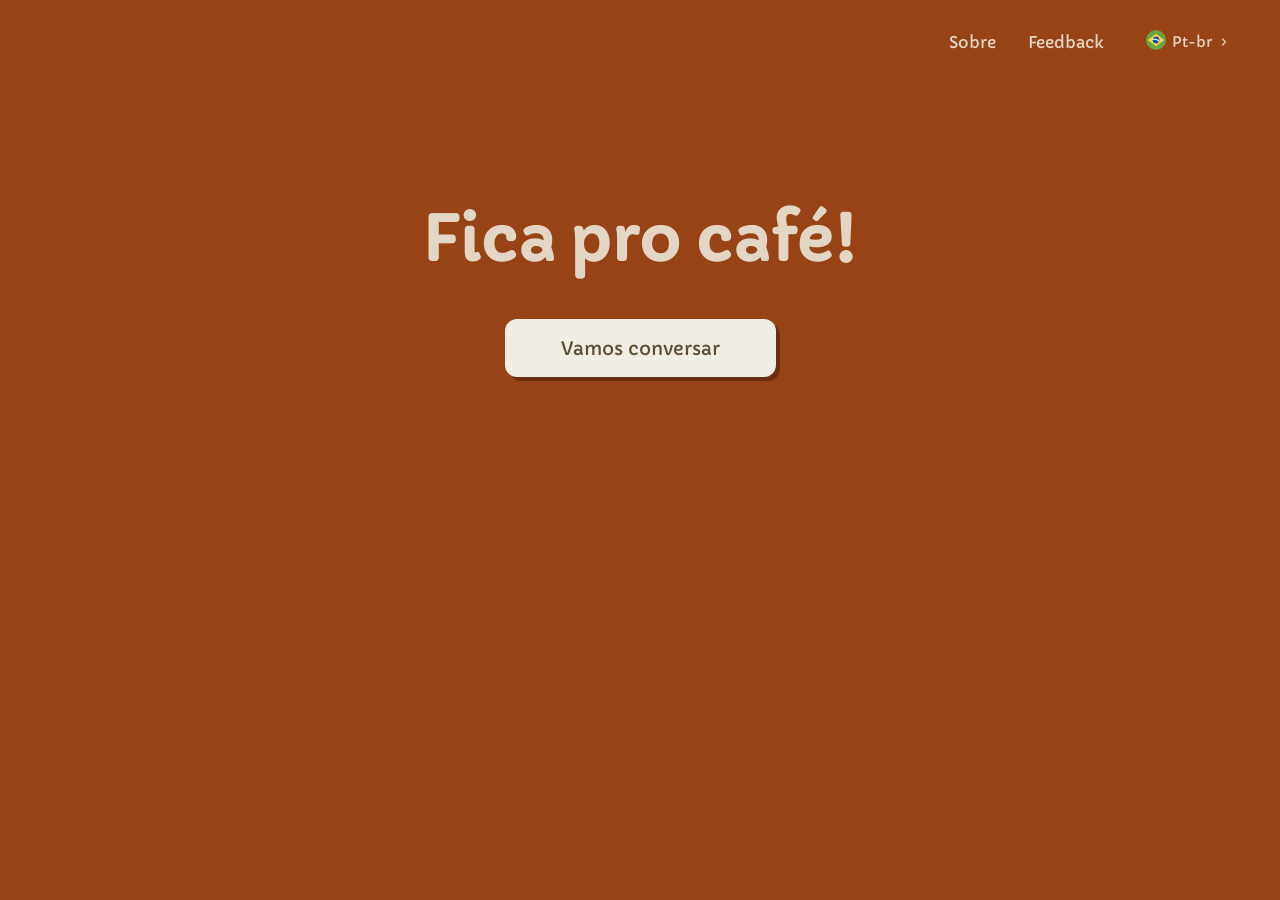
<file: index.html>
<!doctype html>
<html lang="pt-BR">
<head>
  <meta charset="utf-8"/>
  <meta name="viewport" content="width=device-width, initial-scale=1"/>
  <meta name="theme-color" content="#974315"/>
  <title>Fica pro café!</title>

  <link rel="manifest" href="./manifest.webmanifest"/>
  <link rel="icon" href="./assets/icons/favicon.svg?v=2" type="image/svg+xml"/>
  <link rel="shortcut icon" href="./assets/icons/favicon.svg?v=2" type="image/svg+xml"/>
  <link rel="apple-touch-icon" href="./assets/icons/icon-192.png"/>
  <meta name="apple-mobile-web-app-capable" content="yes"/>
  <meta name="apple-mobile-web-app-status-bar-style" content="default"/>
  <meta name="apple-mobile-web-app-title" content="Fica pro Café"/>

  <link rel="stylesheet" href="./styles/01-base.css"/>
  <link rel="stylesheet" href="./styles/02-layout.css"/>
  <link rel="stylesheet" href="./styles/03-components.css"/>
  <link rel="stylesheet" href="./styles/04-mobile.css"/>
  <script src="./js/boot.js"></script>
</head>
<body class="is-app">
  <div id="landing" class="landing">
    <nav class="landing-nav">
      <a href="./about.html" data-i18n="about">Sobre</a>
      <a id="landingFeedback" href="#" target="_blank" rel="noopener">Feedback</a>
      <div class="language-picker js-language-picker" data-trigger-class="li4-btn li4-btn--subtle" data-context="landing">
        <form class="language-picker__form"><label for="langSelectLanding">Idioma</label><select id="langSelectLanding" name="langSelectLanding"><option lang="pt" value="pt" selected>Pt-br</option><option lang="en" value="en">Eng</option><!-- <option lang="jp" value="jp">Jpn</option> --></select></form>
      </div>
    </nav>
    <h1 class="landing-title">Fica pro café!</h1>
    <button id="startBtn" class="landing-cta" data-i18n="startBtn">Vamos conversar</button>
    <nav class="landing-footer-nav mobile-only">
      <a id="landingFeedbackMobile" href="#" target="_blank" rel="noopener" data-i18n="feedback">Feedback</a>
      <a href="./about.html" data-i18n="about">Sobre</a>
    </nav>
  </div>

  <header class="app-header">
    <div class="header-left">
      <button id="sairBtn" class="sair-btn desktop-only"><svg xmlns="http://www.w3.org/2000/svg" viewBox="0 0 24 24" fill="none" stroke="currentColor" stroke-width="2.5" stroke-linecap="round" stroke-linejoin="round"><path d="M19 12H5"/><polyline points="12 19 5 12 12 5"/></svg><span data-i18n="sair">Sair</span></button>
      <button id="configBtnMobile" class="config-btn-mobile mobile-only" aria-label="Configurações" type="button"><svg xmlns="http://www.w3.org/2000/svg" viewBox="0 0 24 24" fill="none" stroke="currentColor" stroke-width="2" stroke-linecap="round" stroke-linejoin="round"><circle cx="12" cy="12" r="3"/><path d="M19.4 15a1.65 1.65 0 0 0 .33 1.82l.06.06a2 2 0 0 1 0 2.83 2 2 0 0 1-2.83 0l-.06-.06a1.65 1.65 0 0 0-1.82-.33 1.65 1.65 0 0 0-1 1.51V21a2 2 0 0 1-2 2 2 2 0 0 1-2-2v-.09A1.65 1.65 0 0 0 9 19.4a1.65 1.65 0 0 0-1.82.33l-.06.06a2 2 0 0 1-2.83 0 2 2 0 0 1 0-2.83l.06-.06a1.65 1.65 0 0 0 .33-1.82 1.65 1.65 0 0 0-1.51-1H3a2 2 0 0 1-2-2 2 2 0 0 1 2-2h.09A1.65 1.65 0 0 0 4.6 9a1.65 1.65 0 0 0-.33-1.82l-.06-.06a2 2 0 0 1 0-2.83 2 2 0 0 1 2.83 0l.06.06a1.65 1.65 0 0 0 1.82.33H9a1.65 1.65 0 0 0 1-1.51V3a2 2 0 0 1 2-2 2 2 0 0 1 2 2v.09a1.65 1.65 0 0 0 1 1.51 1.65 1.65 0 0 0 1.82-.33l.06-.06a2 2 0 0 1 2.83 0 2 2 0 0 1 0 2.83l-.06.06a1.65 1.65 0 0 0-.33 1.82V9a1.65 1.65 0 0 0 1.51 1H21a2 2 0 0 1 2 2 2 2 0 0 1-2 2h-.09a1.65 1.65 0 0 0-1.51 1z"/></svg></button>
    </div>
    <div class="header-right">
      <button id="configBtn" class="action-btn desktop-only"><span data-i18n="config">Configurações</span><svg class="navIcon" xmlns="http://www.w3.org/2000/svg" viewBox="0 0 24 24" fill="none" stroke="currentColor" stroke-width="2.5" stroke-linecap="round" stroke-linejoin="round"><polyline points="9 18 15 12 9 6"/></svg></button>
      <button id="aboutBtn" class="action-btn desktop-only"><span data-i18n="about">Sobre</span><svg class="navIcon" xmlns="http://www.w3.org/2000/svg" viewBox="0 0 24 24" fill="none" stroke="currentColor" stroke-width="2.5" stroke-linecap="round" stroke-linejoin="round"><polyline points="9 18 15 12 9 6"/></svg></button>
      <a id="feedbackLink" class="action-btn desktop-only" href="#" target="_blank" rel="noopener" data-i18n="feedback">Feedback</a>
      <div class="language-picker js-language-picker" data-trigger-class="li4-btn li4-btn--subtle">
        <form class="language-picker__form"><label for="langSelect">Idioma</label><select id="langSelect" name="langSelect"><option lang="pt" value="pt" selected>Pt-br</option><option lang="en" value="en">Eng</option><!-- <option lang="jp" value="jp">Jpn</option> --></select></form>
      </div>
    </div>
  </header>

  <main class="app-main">
    <div class="stage">
      <div id="catTriggerWrap" class="cat-trigger-wrap">
        <span class="cat-label" data-i18n="categoriaLabel">Categoria</span>
        <button id="catTrigger" class="cat-trigger">
          <span id="catName">Todas</span>
          <svg class="cat-chevron" xmlns="http://www.w3.org/2000/svg" viewBox="0 0 24 24" fill="none" stroke="currentColor" stroke-width="2.5" stroke-linecap="round" stroke-linejoin="round"><polyline points="9 18 15 12 9 6"/></svg>
        </button>
      </div>

      <article id="card" class="card" role="article" aria-live="polite">
        <button id="copyBtn" class="copy-btn desktop-only" title="Copiar pergunta">
          <svg class="copy-icon" xmlns="http://www.w3.org/2000/svg" viewBox="0 0 24 24" fill="none" stroke="currentColor" stroke-width="2" stroke-linecap="round" stroke-linejoin="round"><rect x="9" y="9" width="13" height="13" rx="2" ry="2"/><path d="M5 15H4a2 2 0 0 1-2-2V4a2 2 0 0 1 2-2h9a2 2 0 0 1 2 2v1"/></svg>
          <span class="copy-label" data-i18n="copied">Copiado!</span>
        </button>
        <button id="shareBtn" class="share-btn mobile-only" title="Compartilhar pergunta" type="button">
          <svg xmlns="http://www.w3.org/2000/svg" viewBox="0 0 24 24" fill="none" stroke="currentColor" stroke-width="2" stroke-linecap="round" stroke-linejoin="round"><line x1="22" y1="2" x2="11" y2="13"/><polygon points="22 2 15 22 11 13 2 9 22 2"/></svg>
        </button>
        <div class="card-number"><span id="questionPill" class="q-pill"></span></div>
        <div id="questionText" class="question">Bora lá?</div>
      </article>

      <div id="catOverlay" class="cat-overlay">
        <div id="catOverlayList" class="cat-overlay__list"></div>
      </div>

      <button id="nextBtn" class="next-btn">
        <span class="next-label mobile-only" data-i18n="nextLabel">Próximo</span>
        <svg xmlns="http://www.w3.org/2000/svg" viewBox="0 0 24 24" fill="none" stroke="currentColor" stroke-width="2.5" stroke-linecap="round" stroke-linejoin="round"><polyline points="9 18 15 12 9 6"/></svg>
      </button>
    </div>

    <p class="drag-hint mobile-only" data-i18n="dragTip">Arraste o cartão para o lado para ver outra pergunta</p>
    <div id="dragBubble" class="drag-bubble mobile-only" aria-hidden="true" data-i18n="dragTipFirst">Psiu! Arraste o cartão para trocar de pergunta 👉</div>
  </main>

  <footer class="app-footer"><p data-i18n="footer">Salve também como web app</p></footer>

  <aside id="configPanel" class="panel" aria-hidden="true">
    <header class="panel-header">
      <button id="backConfigPanel" class="panel-back-mobile mobile-only" type="button"><svg xmlns="http://www.w3.org/2000/svg" viewBox="0 0 24 24" fill="none" stroke="currentColor" stroke-width="2" stroke-linecap="round" stroke-linejoin="round"><polyline points="15 18 9 12 15 6"/></svg><span data-i18n="retornar">Retornar</span></button>
      <button id="closeConfigPanel" class="desktop-only" aria-label="Fechar"><svg xmlns="http://www.w3.org/2000/svg" viewBox="0 0 24 24" fill="none" stroke="currentColor" stroke-width="2.5" stroke-linecap="round" stroke-linejoin="round"><line x1="18" y1="6" x2="6" y2="18"/><line x1="6" y1="6" x2="18" y2="18"/></svg></button>
      <h2 class="desktop-only" data-i18n="config">Configurações</h2>
    </header>
    <details class="panel-section is-collapsible">
      <summary class="panel-section-header"><h3 data-i18n="theme">Tema</h3><span id="currentThemeName">Casinha</span><svg class="collapse-chevron" xmlns="http://www.w3.org/2000/svg" viewBox="0 0 24 24" fill="none" stroke="currentColor" stroke-width="2.5" stroke-linecap="round" stroke-linejoin="round"><polyline points="9 18 15 12 9 6"/></svg></summary>
      <div class="panel-section-body"><div id="themeList"></div></div>
    </details>
    <details class="panel-section is-collapsible">
      <summary class="panel-section-header"><h3 data-i18n="fontSize">Tamanho da fonte</h3><span id="currentFontSize">Médio</span><svg class="collapse-chevron" xmlns="http://www.w3.org/2000/svg" viewBox="0 0 24 24" fill="none" stroke="currentColor" stroke-width="2.5" stroke-linecap="round" stroke-linejoin="round"><polyline points="9 18 15 12 9 6"/></svg></summary>
      <div class="panel-section-body"><div id="fontSizeList"></div></div>
    </details>
    <details class="panel-section is-collapsible mobile-only">
      <summary class="panel-section-header"><h3 data-i18n="language">Idioma</h3><span id="currentLanguageName" class="current-language"><span class="language-picker__flag language-picker__flag--pt"></span>Pt-br</span><svg class="collapse-chevron" xmlns="http://www.w3.org/2000/svg" viewBox="0 0 24 24" fill="none" stroke="currentColor" stroke-width="2.5" stroke-linecap="round" stroke-linejoin="round"><polyline points="9 18 15 12 9 6"/></svg></summary>
      <div class="panel-section-body"><div id="languageList"></div></div>
    </details>
    <div class="panel-mobile-actions mobile-only">
      <button id="sairBtnMobile" class="panel-mobile-link"><span data-i18n="sair">Sair</span></button>
      <button id="aboutBtnMobile" class="panel-mobile-link"><span data-i18n="about">Sobre</span></button>
      <a id="feedbackLinkMobile" class="panel-mobile-link" href="#" target="_blank" rel="noopener" data-i18n="feedback">Feedback</a>
    </div>
  </aside>

  <aside id="aboutPanel" class="panel" aria-hidden="true">
    <header class="panel-header">
      <button id="backAboutPanel" class="panel-back-mobile mobile-only" type="button"><svg xmlns="http://www.w3.org/2000/svg" viewBox="0 0 24 24" fill="none" stroke="currentColor" stroke-width="2" stroke-linecap="round" stroke-linejoin="round"><polyline points="15 18 9 12 15 6"/></svg><span data-i18n="retornar">Retornar</span></button>
      <button id="closeAboutPanel" class="desktop-only" aria-label="Fechar"><svg xmlns="http://www.w3.org/2000/svg" viewBox="0 0 24 24" fill="none" stroke="currentColor" stroke-width="2.5" stroke-linecap="round" stroke-linejoin="round"><line x1="18" y1="6" x2="6" y2="18"/><line x1="6" y1="6" x2="18" y2="18"/></svg></button>
      <h2 class="desktop-only" data-i18n="about">Sobre</h2>
    </header>
    <div class="panel-section">
      <ul class="meta">
        <li><strong data-i18n="appName">Nome do app</strong><span>Fica pro Café</span></li>
        <li><strong data-i18n="version">Versão</strong><a href="./about.html#atualizacoes"><span id="appVersionLabel">v1.0.0</span> <svg xmlns="http://www.w3.org/2000/svg" viewBox="0 0 24 24" fill="none" stroke="currentColor" stroke-width="2" stroke-linecap="round" stroke-linejoin="round"><path d="M18 13v6a2 2 0 0 1-2 2H5a2 2 0 0 1-2-2V8a2 2 0 0 1 2-2h6"/><polyline points="15 3 21 3 21 9"/><line x1="10" y1="14" x2="21" y2="3"/></svg></a></li>
        <li><strong data-i18n="licence">Licença</strong><a href="./about.html#licenca">MIT <svg xmlns="http://www.w3.org/2000/svg" viewBox="0 0 24 24" fill="none" stroke="currentColor" stroke-width="2" stroke-linecap="round" stroke-linejoin="round"><path d="M18 13v6a2 2 0 0 1-2 2H5a2 2 0 0 1-2-2V8a2 2 0 0 1 2-2h6"/><polyline points="15 3 21 3 21 9"/><line x1="10" y1="14" x2="21" y2="3"/></svg></a></li>
        <li><strong data-i18n="more">Mais sobre</strong><a href="./about.html#sobre">Sobre <svg xmlns="http://www.w3.org/2000/svg" viewBox="0 0 24 24" fill="none" stroke="currentColor" stroke-width="2" stroke-linecap="round" stroke-linejoin="round"><path d="M18 13v6a2 2 0 0 1-2 2H5a2 2 0 0 1-2-2V8a2 2 0 0 1 2-2h6"/><polyline points="15 3 21 3 21 9"/><line x1="10" y1="14" x2="21" y2="3"/></svg></a></li>
        <li><strong data-i18n="credits">Créditos</strong><span>Daniela Miura Tamiya</span></li>
      </ul>
    </div>
    <div class="panel-mobile-actions mobile-only">
      <a id="feedbackLinkAboutMobile" class="panel-mobile-link" href="#" target="_blank" rel="noopener" data-i18n="feedback">Feedback</a>
    </div>
  </aside>

  <script type="module" src="./js/app.js"></script>
  
  <script src="./js/ui-mobile.js" defer></script>
</body>
</html>
</file>
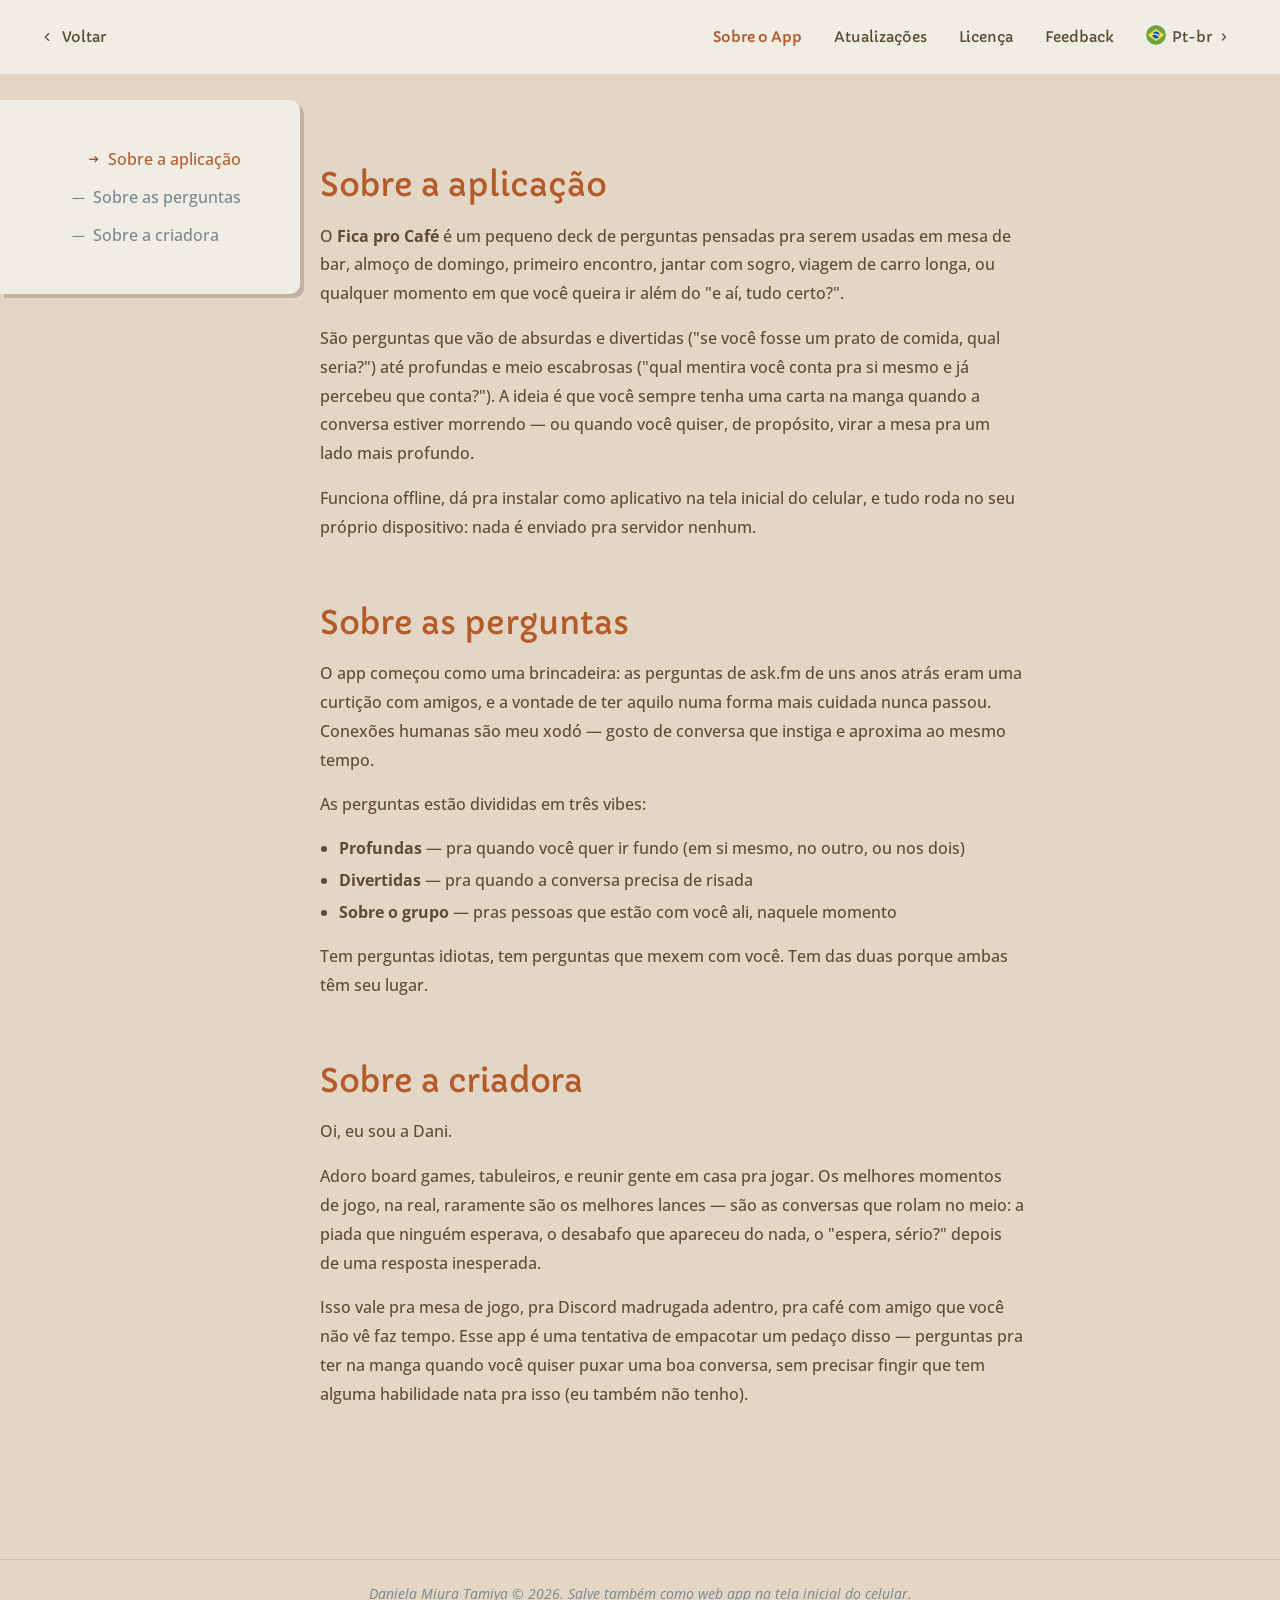
<file: about.html>
<!doctype html>
<html lang="pt-BR">
<head>
  <meta charset="utf-8"/><meta name="viewport" content="width=device-width,initial-scale=1"/>
  <meta name="theme-color" content="#974315"/>
  <title>Sobre — Fica pro café!</title>

  <link rel="manifest" href="./manifest.webmanifest"/>
  <link rel="icon" href="./assets/icons/favicon.svg?v=2" type="image/svg+xml"/>
  <link rel="shortcut icon" href="./assets/icons/favicon.svg?v=2" type="image/svg+xml"/>
  <link rel="apple-touch-icon" href="./assets/icons/icon-192.png"/>
  <meta name="apple-mobile-web-app-capable" content="yes"/>
  <meta name="apple-mobile-web-app-status-bar-style" content="default"/>
  <meta name="apple-mobile-web-app-title" content="Fica pro Café"/>

  <link rel="stylesheet" href="./styles/01-base.css"/>
  <link rel="stylesheet" href="./styles/02-layout.css"/>
  <link rel="stylesheet" href="./styles/03-components.css"/>
  <link rel="stylesheet" href="./styles/04-mobile.css"/>

  <script src="./js/boot.js"></script>
</head>
<body>
    <header class="app-header">
    <button class="header-left" id="backBtn" type="button"><svg xmlns="http://www.w3.org/2000/svg" viewBox="0 0 24 24" fill="none" stroke="currentColor" stroke-width="2" stroke-linecap="round" stroke-linejoin="round"><polyline points="15 18 9 12 15 6"/></svg><span id="backLabel">Voltar</span></button>
    <div class="header-right">
      <a class="action-btn active" href="#sobre" data-tab="sobre" id="tabSobre">Sobre o App</a>
      <a class="action-btn" href="#atualizacoes" data-tab="atualizacoes" id="tabAtualizacoes">Atualizações</a>
      <a class="action-btn" href="#licenca" data-tab="licenca" id="tabLicenca">Licença</a>
      <a class="action-btn" href="#feedback-tab" data-tab="feedback-tab" id="tabFeedback">Feedback</a>
      <div class="language-picker js-language-picker" data-trigger-class="li4-btn li4-btn--subtle"><form class="language-picker__form"><label for="langSelectAbout">Idioma</label><select id="langSelectAbout"><option value="pt" selected>Pt-br</option><option value="en">Eng</option><!-- <option value="jp">Jpn</option> --></select></form></div>
      <button id="hamburgerBtn" class="hamburger-btn mobile-only" aria-label="Menu" type="button"><svg xmlns="http://www.w3.org/2000/svg" viewBox="0 0 24 24" fill="none" stroke="currentColor" stroke-width="2.5" stroke-linecap="round" stroke-linejoin="round"><line x1="3" y1="6" x2="21" y2="6"/><line x1="3" y1="12" x2="21" y2="12"/><line x1="3" y1="18" x2="21" y2="18"/></svg></button>
    </div>
  </header>

  <div id="mobileMenu" class="mobile-menu" aria-hidden="true">
    <div class="mobile-menu-header">
      <button class="header-left" id="mobileMenuBack" type="button"><svg xmlns="http://www.w3.org/2000/svg" viewBox="0 0 24 24" fill="none" stroke="currentColor" stroke-width="2" stroke-linecap="round" stroke-linejoin="round"><polyline points="15 18 9 12 15 6"/></svg><span data-mm="back">Voltar</span></button>
      <button id="mobileMenuClose" class="mobile-menu-close" aria-label="Fechar" type="button"><svg xmlns="http://www.w3.org/2000/svg" viewBox="0 0 24 24" fill="none" stroke="currentColor" stroke-width="2.5" stroke-linecap="round" stroke-linejoin="round"><line x1="18" y1="6" x2="6" y2="18"/><line x1="6" y1="6" x2="18" y2="18"/></svg></button>
    </div>
    <nav class="mobile-menu-list">
      <a href="#sobre" data-mm-tab="sobre" data-mm="tabSobre">Sobre o App</a>
      <a href="#licenca" data-mm-tab="licenca" data-mm="tabLicenca">Licença</a>
      <a href="#atualizacoes" data-mm-tab="atualizacoes" data-mm="tabAtualizacoes">Atualizações</a>
      <a href="#feedback-tab" data-mm-tab="feedback-tab" data-mm="tabFeedback">Feedback</a>
    </nav>
  </div>
  
  <div class="about-layout">
    <nav id="aboutSidebar" class="about-sidebar"></nav>
    <main class="about-content">
      <div id="tab-sobre" class="tab-page active">
        <section id="sec-sobre-app" class="about-section"><h2 id="h-sobre-app"></h2><div id="c-sobre-app"></div></section>
        <section id="sec-sobre-perguntas" class="about-section"><h2 id="h-sobre-perguntas"></h2><div id="c-sobre-perguntas"></div></section>
        <section id="sec-sobre-criadora" class="about-section"><h2 id="h-sobre-criadora"></h2><div id="c-sobre-criadora"></div></section>
      </div>
      <div id="tab-atualizacoes" class="tab-page"><h1 class="mobile-title mobile-only" id="mobileTitleAtualizacoes">Notas de lançamento</h1><div id="releaseHero" class="release-hero"></div><div id="releaseList"></div></div>
      <div id="tab-licenca" class="tab-page license-content"><h2 id="h-licenca"></h2><div id="c-licenca"></div></div>
      <div id="tab-feedback-tab" class="tab-page"><h2 id="h-feedback">Feedback</h2><p id="feedbackText"></p><p><a href="#" target="_blank" rel="noopener" style="color:var(--navbar-accent);font-weight:600" id="feedbackLinkText"></a></p></div>
    </main>
  </div>
  <footer class="about-footer"><p id="aboutFooterText"></p></footer>

  <script type="module" src="./js/about.js"></script>
</body>
</html>
</file>
<file: styles/01-base.css>
/**
 * 01-base.css — Fundação do CSS
 *
 * O que tem aqui:
 *   - Variáveis CSS (:root) com paleta de cores e tokens de design
 *   - Definições de tema que sobrescrevem variáveis
 *   - Reset básico e configurações de html/body
 *   - Estilo da scrollbar
 *
 * Pra adicionar um tema novo:
 *   1. Declare uma classe (ex: .theme-x) que redefine as variáveis semânticas.
 *   2. Adicione o tema em js/config.js (id, nameKey).
 *   3. Adicione a tradução do nome em js/i18n.js (theme_x).
 *   4. Adicione a cor da barra do navegador em THEME_BAR_COLORS no app.js.
 */

@import url('https://fonts.googleapis.com/css2?family=Capriola&display=swap');
@import url('https://fonts.googleapis.com/css2?family=Zen+Maru+Gothic:wght@300;400;500;700;900&display=swap');
@import url('https://fonts.googleapis.com/css2?family=M+PLUS+Rounded+1c:wght@100;300;400;500;700;800;900&display=swap');
@import url('https://fonts.googleapis.com/css2?family=Open+Sans:ital,wdth,wght@0,75..100,300..800;1,75..100,300..800&display=swap');

:root {
    /* === Tokens de design === */
    --radius: 12px;
    --card-shadow: 4px 4px 0px var(--shadow-color);
    --panel-shadow: -4px 0px 0px var(--shadow-color);
    --font-emphasis: "Capriola", "Zen Maru Gothic", sans-serif;
    --font-default: "Open Sans", "M PLUS Rounded 1c", sans-serif;
    --font-scale: 1;
    --transition-default: all 0.3s ease-in-out;
    --ease-smooth: cubic-bezier(0.22, 1, 0.36, 1);
    --ease-snappy: cubic-bezier(0.4, 0, 0.2, 1);
    --dur-fast: 180ms;
    --dur-med:  280ms;
    --dur-slow: 380ms;

    /* === Cores primitivas (paleta) === */
    --accent-1: #974315;
    --accent-2: #8D957E;
    --accent-3: #b45b2b;
    --neutral-dark-1: #788990;
    --neutral-dark-2: #5C4C33;
    --neutral-dark-transparent-15: rgba(92, 76, 51, 0.15);
    --neutral-dark-transparent-35: rgba(54, 81, 92, 0.35);
    --neutral-dark-transparent-60: rgba(92, 76, 51, 0.6);
    --neutral-light-1: #e3d6c4;
    --neutral-light-2: #F0EDE4;
    --neutral-light-transparent-15: rgba(248, 247, 245, 0.15);
    --neutral-light-transparent-30: rgba(240, 237, 228, 0.3);
    --neutral-light-transparent-50: rgba(240, 237, 228, 0.5);
    --neutral-light-transparent-85: rgba(248, 247, 245, 0.85);

    /* === Cores semânticas (referenciam primitivas) === */
    --bg: var(--neutral-light-1);
    --shadow-color: rgba(155, 143, 128, 0.5);
    --shadow-color-landing: #0000004d;
    --divs-border: var(--neutral-dark-transparent-15);

    --navbar-bg: var(--neutral-light-2);
    --navbar-text: var(--neutral-dark-2);
    --navbar-accent: var(--accent-3);

    --card-bg: var(--accent-2);
    --card-text: var(--neutral-light-2);
    --card-pill-bg: #6d7c66;
    --card-pill-text: var(--card-text);
    --card-copy-icon: var(--neutral-dark-2);
    --card-copy-icon-hover: var(--neutral-light-1);

    --next-button: var(--neutral-dark-1);
    --next-button-hover: var(--accent-1);

    --cat-label: var(--neutral-dark-1);
    --cat-trigger: var(--accent-1);
    --cat-trigger-hover: var(--accent-3);
    --cat-bg: var(--neutral-light-2);
    --cat-button-text: var(--neutral-dark-transparent-60);
    --cat-button-text-hover: var(--accent-1);
    --cat-button-text-active: var(--neutral-dark-2);
    --cat-button-bg-hover: var(--neutral-light-transparent-85);
    --cat-button-bg-active: var(--neutral-dark-transparent-15);

    --panel-bg: var(--neutral-dark-1);
    --panel-text: #F0EDE4;
    --panel-title-text: #F0EDE4;
    --panel-body-text: #F0EDE4;
    --panel-button-bg-hover: var(--neutral-light-transparent-15);
    --panel-button-bg-active: var(--neutral-light-transparent-30);

    --config-div: var(--neutral-dark-transparent-35);
    --config-mobile-bg: var(--neutral-light-transparent-15);
    --config-mobile-div: var(--neutral-light-transparent-50);

    --footer-text: var(--neutral-dark-1);

    --lang-bg: var(--neutral-light-2);
    --lang-button-text: var(--neutral-dark-transparent-60);
    --lang-button-text-hover: var(--accent-1);
    --lang-button-text-active: var(--neutral-dark-2);
    --lang-button-bg-hover: var(--neutral-light-transparent-85);
    --lang-button-bg-active: var(--neutral-dark-transparent-15);

    --landing-bg: var(--accent-1);
    --landing-text: var(--neutral-light-1);
    --landing-text-hover: var(--neutral-light-2);
    --landing-button-bg: var(--neutral-light-2);
    --landing-button-text: var(--neutral-dark-2);

    --bubble-bg: var(--accent-1);
    --bubble-text: var(--landing-text);

    --scroll-thumb: var(--neutral-dark-1);
    --scroll-hover: var(--neutral-dark-transparent-60);

    --about-nav-text: var(--neutral-dark-1);
    --about-nav-text-hover: var(--accent-1);
    --about-nav-text-active: var(--accent-3);
    --about-title: var(--accent-3);
    --about-body: var(--neutral-dark-2);
    --about-hero-bg: var(--accent-1);
    --about-hero-text: var(--neutral-light-2);
    --about-hero-foot: var(--neutral-light-1);
    --about-release-date: var(--neutral-dark-1);
    --about-sidebar-bg: var(--neutral-light-2);
}

.theme-noite-aconchegante {
    /* === Cores primitivas do tema noite === */
    --night-dark:        #061021;
    --night-deep:        #0B1A31;
    --night-medium:      #1B2E4D;
    --night-light:       #536689;
    --night-bordo:       #561B1F;
    --night-blue-gray:   #5E738A;
    --night-coffee:      #553e30;
    --night-mustard:     #9C6A1B;
    --night-beige:       #9C9283;
    --night-rose:        #AC5D5F;
    --night-sand:        #CEB190;
    --night-sand-transparent-10:  rgba(206, 177, 144, 0.10);
    --night-sand-transparent-15:  rgba(206, 177, 144, 0.15);
    --night-sand-transparent-30:  rgba(206, 177, 144, 0.30);

    /* === Cores semânticas === */
    --bg: var(--night-deep);
    --shadow-color: rgba(0, 0, 0, 0.5);
    --shadow-color-landing: rgba(0, 0, 0, 0.377);
    --divs-border: var(--night-sand-transparent-15);

    --navbar-bg: var(--night-dark);
    --navbar-text: var(--night-mustard);
    --navbar-accent: var(--night-sand);

    --card-bg: var(--night-medium);
    --card-text: var(--night-sand);
    --card-pill-bg: var(--night-deep);
    --card-pill-text: var(--night-rose);
    --card-copy-icon: var(--night-light);
    --card-copy-icon-hover: var(--night-mustard);

    --next-button: var(--night-mustard);
    --next-button-hover: var(--night-rose);

    --cat-label: var(--night-blue-gray);
    --cat-trigger: var(--night-mustard);
    --cat-trigger-hover: var(--night-rose);
    --cat-bg: var(--night-dark);
    --cat-button-text: var(--night-beige);
    --cat-button-text-hover: var(--night-mustard);
    --cat-button-text-active: var(--night-sand);
    --cat-button-bg-hover: var(--night-sand-transparent-10);
    --cat-button-bg-active: var(--night-sand-transparent-15);

    --panel-bg: var(--night-coffee);
    --panel-text: var(--night-sand);
    --panel-title-text: var(--night-sand);
    --panel-body-text: var(--night-sand);
    --panel-button-bg-hover: var(--night-sand-transparent-15);
    --panel-button-bg-active: var(--night-sand-transparent-30);

    --config-div: var(--night-sand-transparent-15);
    --config-mobile-bg: var(--night-sand-transparent-15);
    --config-mobile-div: var(--night-sand-transparent-30);

    --footer-text: var(--night-blue-gray);

    --lang-bg: var(--night-dark);
    --lang-button-text: var(--night-blue-gray);
    --lang-button-text-hover: var(--night-mustard);
    --lang-button-text-active: var(--night-sand);
    --lang-button-bg-hover: var(--night-sand-transparent-15);
    --lang-button-bg-active: var(--night-sand-transparent-30);

    --landing-bg: var(--night-bordo);
    --landing-text: var(--night-sand);
    --landing-text-hover: var(--night-rose);
    --landing-button-bg: var(--night-rose);
    --landing-button-text: var(--night-bordo);

    --bubble-bg: var(--night-bordo);
    --bubble-text: var(--night-sand);

    --scroll-thumb: var(--night-blue-gray);
    --scroll-hover: var(--night-mustard);

    --about-nav-text: var(--night-blue-gray);
    --about-nav-text-hover: var(--night-mustard);
    --about-nav-text-active: var(--night-mustard);
    --about-title: var(--night-rose);
    --about-body: var(--night-sand);
    --about-hero-bg: var(--night-bordo);
    --about-hero-text: var(--night-sand);
    --about-hero-foot: var(--night-rose);
    --about-release-date: var(--night-blue-gray);
    --about-sidebar-bg: var(--night-dark);
}

*,
*::before,
*::after {
    box-sizing: border-box;
}

html {
    font-size: calc(16px * var(--font-scale));
    background: var(--bg);
}

html,
body {
    min-height: 100%;
    margin: 0;
    padding: 0;
    overflow-x: hidden;
    max-width: 100%;
    touch-action: manipulation;
}

body {
    background: var(--bg);
    color: var(--navbar-text);
    font-size: inherit;
    min-height: 100vh;
    display: flex;
    flex-direction: column;
    transition: background-color 0.4s, color 0.4s;
}

::-webkit-scrollbar {
    width: 7px;
}

::-webkit-scrollbar-track {
    background: transparent;
}

::-webkit-scrollbar-thumb {
    background: var(--scroll-thumb);
    border-radius: 4px;
}

::-webkit-scrollbar-thumb:hover {
    background: var(--scroll-hover);
}

* {
    scrollbar-width: thin;
    scrollbar-color: var(--scroll-thumb) transparent;
}

.theme-loaded body,
.theme-loaded .app-header,
.theme-loaded .stage,
.theme-loaded .card,
.theme-loaded .footer,
.theme-loaded .about-sidebar,
.theme-loaded .about-content,
.theme-loaded .release-hero,
.theme-loaded .release-entry,
.theme-loaded .panel-bg-wrap {
    transition: background-color var(--dur-med) var(--ease-smooth),
                color var(--dur-med) var(--ease-smooth);
}

html.panel-active,
html.panel-active body {
    background: var(--panel-bg);
}
</file>
<file: styles/02-layout.css>
/**
 * 02-layout.css — Estrutura geral da página
 *
 * O que tem aqui:
 *   - Landing (tela de boas-vindas inicial)
 *   - Header (.app-header) e seus botões (Sair, Sobre, Feedback, Config)
 *   - Main (.app-main) e o palco principal (.stage)
 *   - Cartão de pergunta (.card) e overlay de categorias (.cat-overlay)
 *   - Botão de próxima pergunta (.next-btn)
 *   - Footer (.app-footer)
 *
 * Esta camada define a estrutura macro do app: onde cada coisa fica e
 * como o layout flui. Não inclui peças reutilizáveis (drawer, painéis,
 * language-picker) — essas estão em 03-components.css.
 *
 * Os estilos aqui usam as variáveis definidas em 01-base.css.
 */

.landing {
    position: fixed;
    inset: 0;
    z-index: 100;
    display: flex;
    flex-direction: column;
    align-items: center;
    justify-content: flex-start;
    padding-top: 22vh;
    background: var(--landing-bg);
    transition: var(--transition-default);
}
.landing.hidden,
html.has-visited .landing {
    opacity: 0;
    visibility: hidden;
    pointer-events: none;
}
html.has-visited .landing {
    transition: none;
}
.landing-nav {
    position: absolute;
    top: 0;
    right: 0;
    display: flex;
    align-items: center;
    gap: 2rem;
    padding: 1.5rem 2.5rem;
}
.landing-nav a {
    background: none;
    border: none;
    cursor: pointer;
    font-family: var(--font-emphasis);
    font-size: 1rem;
    color: var(--landing-text);
    text-decoration: none;
    transition: var(--transition-default);
}
.landing-nav a:hover {
    color: var(--landing-text-hover);
}
.landing-title {
    font-family: var(--font-emphasis);
    font-size: clamp(2.8rem,5vw,4.2rem);
    color: var(--landing-text);
    margin: 0 0 2.5rem;
    text-align: center;
}
.landing-cta {
    padding: 1.1rem 3.5rem;
    background: var(--landing-button-bg);
    color: var(--landing-button-text);
    font-family: var(--font-emphasis);
    font-size: 1.15rem;
    border: none;
    border-radius: var(--radius);
    cursor: pointer;
    box-shadow: 4px 4px 0 var(--shadow-color-landing);
    transition: var(--transition-default);
}
.landing-cta:hover {
    transform: translate(-1px,-1px);
    box-shadow: 6px 6px 0 var(--shadow-color-landing);
}
.landing-cta:active {
    transform: translate(1px,1px);
    box-shadow: 2px 2px 0 var(--shadow-color-landing);
}
.landing .language-picker__button {
    color: var(--landing-text);
}
.landing .language-picker__button:hover {
    color: var(--neutral-light-2);
}
.landing .language-picker__dropdown {
    background: var(--landing-bg);
    box-shadow: 4px 4px 0  var(--shadow-color-landing);
}
.landing .language-picker__item {
    color: var(--landing-text);
}
.landing .language-picker__item:hover {
    background: var(--neutral-light-transparent-30);
}
.landing .language-picker__item[aria-selected="true"] {
    background: var(--neutral-light-transparent-50);
    color: var(--neutral-dark-2);
}

.app-header {
    display: flex;
    align-items: center;
    justify-content: space-between;
    position: sticky;
    top: 0;
    z-index: 10;
    width: 100%;
    height: 74px;
    padding: 0 2.5rem;
    background: var(--navbar-bg);
    font-family: var(--font-emphasis);
}

.header-left {
    display: flex;
    align-items: center;
    gap: 8px;
    text-decoration: none;
    color: var(--navbar-text);
    font-family: var(--font-emphasis);
    font-size: .9rem;
    transition: var(--transition-default);
    white-space: nowrap;
}
button.header-left {
    background: none;
    border: 0;
    cursor: pointer;
    padding: 0;
    -webkit-tap-highlight-color: transparent;
}
button.header-left:hover {
    color: var(--navbar-accent);
}
.header-left svg {
    width: 14px;
    height: 14px;
}
.header-right {
    display: flex;
    align-items: center;
    gap: .75rem;
}

.sair-btn {
    display: flex;
    align-items: center;
    gap: 7px;
    background: none;
    border: none;
    cursor: pointer;
    font-family: var(--font-emphasis);
    font-size: .9rem;
    color: var(--navbar-text);
    padding: 0;
    transition: var(--transition-default);
}
.sair-btn:hover {
    color: var(--navbar-accent);
}
.sair-btn svg {
    width: 16px;
    height: 16px;
}
.action-btn {
    display: inline-flex;
    align-items: center;
    gap: 4px;
    background: none;
    border: none;
    cursor: pointer;
    font-family: var(--font-emphasis);
    font-size: .9rem;
    color: var(--navbar-text);
    padding: 6px 10px;
    text-decoration: none;
    transition: var(--transition-default);
}
.action-btn:hover {
    color: var(--navbar-accent);
}
.action-btn .navIcon {
    width: 12px;
    height: 12px;
    transition: var(--transition-default);
}
.action-btn.active {
    color: var(--navbar-accent);
    font-weight: 500;
    text-decoration: none;
}
.action-btn.active-menu {
    color: var(--navbar-accent);
}
.action-btn.active-menu .navIcon {
    transform: rotate(90deg);
}

.app-main {
    position: relative;
    display: flex;
    flex-direction: column;
    align-items: center;
    flex: 1;
    padding: clamp(1rem, 2.5rem, 3.5rem) 2.5rem 0;
}

.stage {
    position: relative;
    width: min(700px,56vw);
    display: grid;
    grid-template-columns: 1fr auto;
    grid-template-rows: auto auto;
    column-gap: 24px;
    row-gap: 0;
    align-items: center;
}
.stage > .cat-trigger-wrap {
    grid-column: 1;
    grid-row: 1;
}
.stage > .card {
    grid-column: 1;
    grid-row: 2;
}
.stage > .cat-overlay {
    grid-column: 1;
    grid-row: 1 / span 2;
}
.stage > .next-btn {
    grid-column: 2;
    grid-row: 2;
    justify-self: center;
}

.cat-trigger-wrap {
    position: relative;
    z-index: 5;
    display: flex;
    flex-direction: column;
    align-items: center;
    gap: 5px;
    margin-bottom: 32px;
}
.cat-label {
    font-family: var(--font-default);
    font-size: 1rem;
    color: var(--cat-label);
    font-weight: 500;
}
.cat-trigger {
    display: inline-flex;
    align-items: center;
    gap: 5px;
    background: none;
    border: none;
    cursor: pointer;
    font-family: var(--font-emphasis);
    font-size: 1.2rem;
    color: var(--cat-trigger);
    padding: 2px 4px;
    transition: var(--transition-default);
}
.cat-trigger:hover {
    color: var(--cat-trigger-hover);
}
.cat-chevron {
    width: 20px;
    height: 20px;
    transition: var(--transition-default);
}
body.cat-open .cat-chevron {
    transform: rotate(90deg);
}

.card {
    position: relative;
    width: 100%;
    display: flex;
    flex-direction: column;
    align-items: center;
    justify-content: center;
    text-align: center;
    padding: clamp(2rem,3.5vw,3rem) clamp(2.5rem,5vw,4rem);
    min-height: 320px;
    background: var(--card-bg);
    border-radius: var(--radius);
    box-shadow: var(--card-shadow);
    transition: var(--transition-default);
    touch-action: pan-y;
    z-index: 1;
}
.card-number {
    position: absolute;
    top: clamp(1.2rem,2vw,1.8rem);
    left: 50%;
    transform: translateX(-50%);
}
.q-pill {
    display: inline-flex;
    align-items: center;
    justify-content: center;
    min-width: 200px;
    height: 32px;
    border-radius: 999px;
    padding: 0 7px;
    font-family: var(--font-emphasis);
    font-size: 1.1rem;
    color: var(--card-pill-text);
    background: var(--card-pill-bg);
    transition: var(--transition-default);
}
.question {
    font-family: var(--font-default);
    font-weight: 400;
    color: var(--card-text);
    font-size: clamp(1.3rem,2.2vw,1.85rem);
    line-height: 1.55;
    letter-spacing: .01em;
    padding: .5rem 0;
    margin-top: 1.2rem;
}

.copy-btn {
    position: absolute;
    bottom: 24px;
    right: 24px;
    background: none;
    border: none;
    cursor: pointer;
    color: var(--card-copy-icon);
    opacity: 1;
    transition: var(--transition-default);
    padding: 4px;
    display: flex;
    align-items: center;
    gap: 6px;
}
.copy-btn:hover {
    color: var(--card-copy-icon-hover);
}
.copy-icon {
    width: 22px;
    height: 22px;
    flex-shrink: 0;
    opacity: 1;
    transition: var(--transition-default);
}
.copy-label {
    font-family: var(--font-default);
    font-style: italic;
    font-size: 1rem;
    color: var(--card-text);
    white-space: nowrap;
    opacity: 0;
    position: absolute;
    right: 4px;
    transition: var(--transition-default);
}
.copy-btn.copied{opacity:1}
.copy-btn.copied .copy-icon{opacity:0}
.copy-btn.copied .copy-label{opacity:1}

.cat-overlay {
    margin: -64px -24px -24px;
    background: var(--cat-bg);
    border-radius: var(--radius);
    box-shadow: var(--card-shadow);
    z-index: 2;
    display: flex;
    align-items: center;
    justify-content: center;
    opacity: 0;
    visibility: hidden;
    transition: var(--transition-default);
}
body.cat-open .cat-overlay {
    opacity: 1;
    visibility: visible;
}
.cat-overlay__list {
    display: flex;
    flex-direction: column;
    align-items: center;
    gap: 10px;
    padding: 154px 50px 50px 50px;
}
.cat-overlay__list button {
    background: none;
    border: none;
    cursor: pointer;
    font-family: var(--font-default);
    font-size: 1.3rem;
    font-weight: 500;
    color: var(--cat-button-text);
    opacity: 1;
    width: 20rem;
    padding: .55rem;
    transition: var(--transition-default);
}
.cat-overlay__list button:hover {
    opacity: 1;
    color: var(--cat-button-text-hover);
    background-color: var(--cat-button-bg-hover);
}
.cat-overlay__list button.active {
    opacity: 1;
    background-color: var(--cat-button-bg-active);
    color: var(--cat-button-text-active);
}

.next-btn {
    flex-shrink: 0;
    background: none;
    border: none;
    cursor: pointer;
    color: var(--next-button);
    padding: 0;
    display: flex;
    align-items: center;
    transition: var(--transition-default);
    -webkit-tap-highlight-color: transparent;
}
.next-btn svg {
    width: clamp(36px,3.5vw,56px);
    height: auto;
}
@media (hover: hover) {
    .next-btn:hover {
        color: var(--next-button-hover);
        transform: translateX(5px);
    }
}
.next-btn:focus { outline: none; }
.next-btn:focus-visible {
    outline: 2px solid var(--next-button-hover);
    outline-offset: 4px;
    border-radius: 4px;
}
.hint {
    color: var(--next-button);
    font-size: .9rem;
    text-align: center;
    padding: 1rem;
}
.mobile-only {
    display: none !important;
}
.desktop-only {
    display: inline-flex;
}

.app-footer {
    padding: 1rem 1rem 1.25rem;
    text-align: center;
    background-color: var(--bg);
}
.app-footer p {
    font-family: var(--font-default);
    font-size: .85rem;
    font-style: italic;
    color: var(--footer-text);
    margin: 0;
}
</file>
<file: styles/03-components.css>
/**
 * 03-components.css — Componentes reutilizáveis e páginas internas
 *
 * O que tem aqui:
 *   - Drawer mobile (.panel) usado pra config e about
 *   - Language picker (custom dropdown com bandeiras)
 *   - Layout da página About (.about-layout, .about-sidebar, .about-content)
 *   - Releases (.release-hero, .release-entry, .release-detail-author)
 *   - Licença (.license-content, blocos de código)
 *   - Seções colapsáveis (.panel-section.is-collapsible)
 *   - Itens de lista de idioma (.lang-row, .current-language)
 *
 * Componentes que aparecem em mais de um lugar e/ou têm comportamento
 * próprio (abrir/fechar, accordion, etc).
 */

.panel {
    position: fixed;
    right: 0;
    top: 0;
    height: 100vh;
    width: min(500px,92vw);
    background: var(--panel-bg);
    box-shadow: var(--panel-shadow);
    transform: translateX(100%);
    transition: transform var(--dur-slow) var(--ease-smooth);
    z-index: 20;
    display: flex;
    flex-direction: column;
    overflow-y: auto;
}
.panel[aria-hidden="false"] {
    transform: translateX(0);
}
.panel-header {
    display: flex;
    align-items: center;
    gap: .75rem;
    padding: 3rem 4rem;
}
.panel-header button {
    background: none;
    border: 0;
    cursor: pointer;
    color: var(--panel-text);
    padding: 4px;
    display: flex;
    align-items: center;
}
.panel-header button svg {
    width: 22px;
    height: 22px;
    color: var(--panel-title-text);
}
.panel-header h2 {
    color: var(--panel-title-text);
    font-family: var(--font-emphasis);
    font-weight: 400;
    font-size: 1.2rem;
    margin: 0;
}
.panel-section {
    padding: 1rem 4rem;
}
.panel-section-header {
    display: flex;
    justify-content: space-between;
    align-items: center;
    padding: .7rem 0;
    margin-bottom: .3rem;
    font-weight: 500;
}
.panel-section-header h3 {
    font-family: var(--font-emphasis);
    font-weight: 500;
    font-size: 1.1rem;
    color: var(--panel-title-text);
    margin: 0;
}
.panel-section-header span {
    font-family: var(--font-default);
    font-size: 1rem;
    color: var(--panel-body-text);
}
.theme-row {
    display: flex;
    align-items: center;
    justify-content: space-between;
    width: 100%;
    background: none;
    border: none;
    cursor: pointer;
    padding: 1rem 1.6rem;
    color: var(--panel-body-text);
    font-family: var(--font-default);
    font-weight: 500;
    transition: var(--transition-default);
}
.theme-row:hover {
    background: var(--panel-button-bg-hover);
}
.theme-row.active {
    background: var(--panel-button-bg-active);
}
.theme-name {
    flex: 1;
    text-align: left;
    font-size: 1rem;
}
.theme-colors {
    display: flex;
    gap: 5px;
    align-items: center;
}
.theme-colors span {
    width: 15px;
    height: 15px;
    border-radius: 999px;
    display: inline-block;
}
.font-size-row {
    display: flex;
    align-items: center;
    justify-content: space-between;
    width: 100%;
    background: none;
    border: none;
    cursor: pointer;
    padding: 1rem 1.6rem;
    color: var(--panel-title-text);
    font-family: var(--font-default);
    font-weight: 500;
    transition: var(--transition-default);
}
.font-size-row:hover {
    background: var(--panel-button-bg-hover);
}
.font-size-row.active {
    background: var(--panel-button-bg-active);
}
.font-size-row .size-label {
    font-size: 1rem;
}
.font-size-row .size-preview {
    font-family: var(--font-default);
    color: var(--panel-body-text);
}
.meta {
    list-style: none;
    padding: 0;
    margin: 0;
}
.meta li {
    display: flex;
    justify-content: space-between;
    align-items: center;
    padding: 1rem .6rem;
    color: var(--panel-body-text);
    font-family: var(--font-default);
    font-size: 1.1rem;
}
.meta li strong {
    font-weight: 500;
    color: var(--panel-title-text);
}
.meta li span,.meta li a {
    color: var(--panel-body-text);
    text-decoration: none;
    display: inline-flex;
    align-items: center;
    gap: 4px;
}
.meta li a:hover {
    text-decoration: underline;

}
.meta li a svg {
    width: 15x;
    height: 15px;
}

.language-picker {
    display: inline-block;
    position: relative;
}
.language-picker__button em {
    font-style: normal;
}
.language-picker__form{display:none}
.language-picker__button {
    display: inline-flex;
    align-items: center;
    gap: 6px;
    background: none;
    border: 0;
    cursor: pointer;
    font-family: var(--font-emphasis);
    font-size: 0.9rem;
    color: var(--navbar-text);
    padding: 6px 10px;
    white-space: nowrap;
    transition: var(--transition-default);
}
.language-picker__button:hover {
    color: var(--navbar-accent);
}
.language-picker__button svg {
    width: 12px;
    height: 12px;
    transition: var(--transition-default);
}
.language-picker__button[aria-expanded="true"] svg {
    transform: rotate(90deg);
}
.language-picker__button .li4-icon {
    width: 16px;
    height: 16px;
}
.language-picker__button .li4-icon:first-of-type {
    display: none;
}
.language-picker__dropdown {
    position: absolute;
    right: 0;
    top: calc(100% + 6px);
    width: 130px;
    background: var(--lang-bg);
    box-shadow: var(--card-shadow);
    border-radius: 8px;
    z-index: 30;
    visibility: hidden;
    opacity: 0;
    transition: var(--transition-default);
    padding: 4px 0;
}
.language-picker__button[aria-expanded="true"]+.language-picker__dropdown {
    visibility: visible;
    opacity: 1;
    transition: var(--transition-default);
}
.language-picker__list {
    list-style: none;
    margin: 0;
    padding: 0;
}
.language-picker__item {
    display: flex;
    align-items: center;
    gap: 10px;
    padding: 7px 14px;
    color: var(--lang-button-text);
    text-decoration: none;
    font-family: var(--font-default);
    font-size: 0.9rem;
    font-weight: 500;
    cursor: pointer;
    transition: var(--transition-default);
}
.language-picker__item:hover {
    background: var(--lang-button-bg-hover);
    color: var(--lang-button-text-hover);
}
.language-picker__item[aria-selected="true"] {
    font-weight: 600;
    color: var(--lang-button-text-active);
    background-color: var(--lang-button-bg-active);
}
.language-picker__flag::before {
    content: "";
    display: inline-block;
    flex-shrink: 0;
    width: 20px;
    height: 20px;
    border-radius: 50%;
    background-repeat: no-repeat;
    background-size: cover;
    background-position: center;
}
.language-picker__flag--pt::before{background-image:url('../assets/icons/br.png')}
.language-picker__flag--en::before{background-image:url('../assets/icons/en.png')}
/* .language-picker__flag--jp::before{background-image:url('../assets/icons/jp.png')} */

.about-layout {
    display: flex;
    flex: 1;
    min-height: 0;
}
.about-sidebar {
    width: 300px;
    flex-shrink: 0;
    padding: 2.5rem 1rem 2.5rem 4.5rem;
    position: fixed;
    top: 100px;
    align-self: flex-start;
    max-height: calc(100vh - 57px);
    overflow-y: auto;
    background: var(--about-sidebar-bg);
    border-radius: 0 10px 10px 0;
    box-shadow: var(--card-shadow);
}
.about-sidebar a {
    display: flex;
    align-items: center;
    gap: 8px;
    padding: 0.5rem 0;
    padding-left: 0;
    text-decoration: none;
    color: var(--about-nav-text);
    font-family: var(--font-default);
    font-size: 1rem;
    font-weight: 500;
    transition: var(--transition-default);
}
.about-sidebar a::before {
    content: '—';
    font-size: .8rem;
    color: var(--about-nav-text);
    display: inline-block;
    transition: var(--transition-default);
}
.about-sidebar a:hover {
    transform: translateX(15px);
    color: var(--about-nav-text-hover);
}
.about-sidebar a:hover::before {
    content: '→';
    color: var(--about-nav-text-hover);
}
.about-sidebar a.active {
    color: var(--about-nav-text-active);
    transform: translateX(15px);
}
.about-sidebar a.active::before {
    content: '→';
    color: var(--about-nav-text-hover);
}
.about-content {
    flex: 1;
    width: 100%;
    max-width: 55%;
    margin: 90px clamp(2rem, 8vw, 400px);
    margin-left: clamp(320px, 25vw, 450px);
}
.tab-page {
    display: none;
}
.tab-page.active {
    display: block;
}
.about-section {
    scroll-margin-top: 80px;
    margin-bottom: 60px;
}
.about-content h2 {
    font-family: var(--font-emphasis);
    font-weight: 400;
    font-size: 2rem;
    color: var(--about-title);
    margin: 2.5rem 0 1rem;
    line-height: 1.3;
}
.about-content h2:first-child {
    margin-top: 0;
}
.about-content p {
    font-family: var(--font-default);
    font-size: 1rem;
    line-height: 1.8;
    color: var(--about-body);
    font-weight: 500;
    margin: 0 0 1rem;
}
.about-content ul {
    padding-left: 1.2rem;
    margin: .5rem 0 1rem;
}
.about-content ul li {
    font-family: var(--font-default);
    font-size: 1rem;
    color: var(--about-body);
    line-height: 1.7;
    font-weight: 500;
    margin-bottom: .3rem;
}
.release-hero {
    background: var(--about-hero-bg);
    color: var(--about-hero-text);
    border-radius: var(--radius);
    padding: 2rem 2.5rem;
    margin-bottom: 2.5rem;
}
.release-hero h2 {
    font-family: var(--font-emphasis);
    font-size: 1.6rem;
    color: var(--about-hero-text);
    margin: 0 0 1rem;
}
.release-hero p {
    color: var(--about-hero-text);
}
.release-hero .release-author {
    font-family: var(--font-default);
    font-size: .85rem;
    color: var(--about-hero-foot);
    margin-top: 1rem;
}
.release-entry {
    padding: 2rem 0;
    border-bottom: 1px solid var(--divs-border);
    scroll-margin-top: 80px;
}
.release-entry-header {
    display: flex;
    justify-content: space-between;
    align-items: baseline;
    margin: bottom 1rem;
}
.release-entry-header h2 {
    font-size: 1.3rem;
    margin: 0;
}
.release-entry-header .release-date {
    font-family: var(--font-default);
    font-size: .85rem;
    color: var(--about-release-date);
    font-weight: 500;
}
.release-detail-author {
    font-family: var(--font-default);
    font-size: .85rem;
    color: var(--about-release-date);
    font-weight: 500;
    margin: 0 0 1.5rem;
}
.release-entry h3 {
    font-family: var(--font-emphasis);
    font-size: .95rem;
    color: var(--about-title);
    margin: 1rem 0 .5rem;
}
.license-content h2 {
    color: var(--about-title);
}
.about-footer {
    padding: 1.5rem 1rem 1.5rem;
    text-align: center;
    background-color: var(--bg);
    border-top: 1px solid var(--divs-border);
}
.about-footer p {
    font-family: var(--font-default);
    font-size: .85rem;
    font-style: italic;
    color: var(--footer-text);
    margin: 0;
}

.mobile-menu{ display:none }
.config-btn-mobile{ display:none }
.share-btn{ display:none }
.landing-footer-nav{ display:none }
.panel-back-mobile{ display:none }
.drag-hint{ display:none }
.drag-bubble{ display:none }

.panel-section.is-collapsible {
    padding: 0;
    transition: background-color var(--dur-med) var(--ease-smooth);
}
.panel-section.is-collapsible > summary {
    list-style: none;
    cursor: pointer;
    padding: 1rem 4rem;
    display: flex;
    align-items: center;
    justify-content: space-between;
    gap: .5rem;
    position: relative;
    transition: background-color var(--dur-fast) var(--ease-snappy), padding var(--dur-med) var(--ease-smooth);
    user-select: none;
    -webkit-tap-highlight-color: transparent;
}
.panel-section.is-collapsible > summary::after {
    content: '';
    position: absolute;
    left: 50%;
    bottom: 0;
    width: 90%;
    height: 1px;
    background: var(--config-div);
    transform: translateX(-50%);
}
.panel-section.is-collapsible > summary:hover {
    background-color: var(--neutral-light-transparent-15);
}
.panel-section.is-collapsible > summary:active {
    background-color: var(--neutral-light-transparent-30);
}
.panel-section.is-collapsible > summary::-webkit-details-marker{display:none}
.panel-section.is-collapsible > summary::marker{content:""}
.panel-section.is-collapsible .collapse-chevron {
    width: 14px;
    height: 14px;
    color: var(--panel-body-text);
    transition: transform var(--dur-med) var(--ease-smooth);
    flex-shrink: 0;
}
.panel-section.is-collapsible[open] .collapse-chevron {
    transform: rotate(90deg);
}
.panel-section.is-collapsible > .panel-section-body {
    display: block !important;
    overflow: hidden;
    height: 0;
    opacity: 0;
    padding: 0 4rem;
    will-change: height, opacity, padding;
    transition: height 380ms var(--ease-smooth), padding 320ms var(--ease-smooth), opacity 240ms 60ms var(--ease-snappy);
}
.panel-section.is-collapsible[open] > .panel-section-body {
    opacity: 1;
    padding: .5rem 4rem 1rem;
    transition: height 380ms var(--ease-smooth), padding 320ms var(--ease-smooth), opacity 240ms var(--ease-snappy);
}
.panel-section.is-collapsible[open] {
    background: none;
}
.current-language {
    display: inline-flex;
    align-items: center;
    gap: 8px;
}
.lang-row {
    display: flex;
    align-items: center;
    gap: 12px;
    width: 100%;
    background: none;
    border: none;
    cursor: pointer;
    padding: 1rem 1.6rem;
    color: var(--panel-body-text);
    font-family: var(--font-default);
    font-weight: 500;
    border-radius: 4px;
    transition: background-color var(--dur-fast) var(--ease-snappy), transform var(--dur-fast) var(--ease-snappy);
    -webkit-tap-highlight-color: transparent;
}
.lang-row:hover{ background:var(--panel-button-bg-hover) }
.lang-row:active{ transform: scale(0.98) }
.lang-row.active{ background:var(--config-mobile-bg) }
.lang-row .lang-name{ font-size:1rem }
.current-language {
    display: inline-flex;
    align-items: center;
    gap: 8px;
}
</file>
<file: styles/04-mobile.css>
/**
 * 04-mobile.css — Adaptações responsivas (mobile e telas pequenas)
 *
 * Tudo que muda em viewports estreitos vai aqui:
 *   - @media (max-width: 900px): tablet, ajustes intermediários
 *   - @media (max-width: 600px): mobile completo (a maior parte das regras)
 *   - @media (prefers-reduced-motion: reduce): respeita preferência de movimento
 *   - @media (min-width: 601px): trava painéis colapsáveis abertos no desktop
 *
 * IMPORTANTE: este arquivo é carregado POR ÚLTIMO. As regras aqui sobrescrevem
 * o que foi definido em 02-layout.css e 03-components.css quando a viewport
 * é estreita. Por isso a ordem de carregamento importa. não inverta.
 */

@media(max-width:900px) {
    .stage {
        width: min(680px,75vw);
    }
    .next-btn {
        right: 2%;
    }
    .about-layout {
        grid-template-columns: 1fr;
        margin-right: 10px;
    }
    .about-sidebar {
        display: none;
    }
    .about-content {
        margin-left: clamp(2rem, 8vw, 400px);
    }
}
@media(max-width:600px) {
    .mobile-only {
        display: revert !important;
    }
    .desktop-only {
        display: none !important;
    }

    html:has(body.is-app),
    body.is-app {
        position: fixed;
        top: 0;
        left: 0;
        right: 0;
        bottom: 0;
        width: 100%;
        height: 100%;
        overflow: hidden;
        overscroll-behavior: none;
    }

    .app-header {
        padding: env(safe-area-inset-top, 1.5rem) 1rem 0;
        padding-top: max(1.5rem, env(safe-area-inset-top));
        height: auto;
        min-height: 64px;
        background: transparent;
    }

    body:not(.is-app) .app-header {
        position: fixed;
        top: 0;
        left: 0;
        right: 0;
        z-index: 50;
        background: var(--bg);
    }
    body:not(.is-app) .about-layout {
        padding-top: max(80px, calc(env(safe-area-inset-top) + 64px));
    }
    .app-footer {
        padding: 2rem 1.5rem 2.5rem;
        padding-bottom: max(2.5rem, env(safe-area-inset-bottom));
    }
    .about-footer {
        padding: 2rem 1.5rem 2.5rem;
        padding-bottom: max(2.5rem, env(safe-area-inset-bottom));
    }
    .header-left {
        gap: 0;
    }
    .header-right {
        gap: .5rem;
    }
    .config-btn-mobile {
        display: flex !important;
        align-items: center;
        background: none;
        border: 0;
        cursor: pointer;
        color: var(--navbar-text);
        padding: 6px;
        border-radius: 6px;
        transition: background-color var(--dur-fast) var(--ease-snappy), transform var(--dur-fast) var(--ease-snappy);
        -webkit-tap-highlight-color: transparent;
    }
    .config-btn-mobile:active {
        background: var(--neutral-dark-transparent-15);
        transform: scale(0.92);
    }
    .config-btn-mobile svg {
        width: 22px;
        height: 22px;
        transition: transform var(--dur-med) var(--ease-smooth);
    }
    .config-btn-mobile:active svg {
        transform: rotate(30deg);
    }
    .share-btn {
        position: absolute;
        bottom: 16px;
        right: 16px;
        display: flex !important;
        align-items: center;
        justify-content: center;
        background: none;
        border: 0;
        cursor: pointer;
        color: var(--card-copy-icon);
        padding: 4px;
        border-radius: 6px;
        transition: color var(--dur-fast) var(--ease-snappy), background-color var(--dur-fast) var(--ease-snappy), transform var(--dur-fast) var(--ease-snappy);
        -webkit-tap-highlight-color: transparent;
    }
    .share-btn svg {
        width: 22px;
        height: 22px;
        transition: transform var(--dur-med) var(--ease-smooth);
    }
    .share-btn:active {
        color: var(--card-copy-icon-hover);
        background: var(--neutral-light-transparent-15);
        transform: scale(0.92);
    }
    .share-btn:active svg {
        transform: translate(1px, -1px);
    }

    .landing-nav {
        padding: 1.25rem 1.25rem;
        gap: 0;
    }
    .landing-nav a[href="./about.html"],
    .landing-nav #landingFeedback {
        display: none;
    }
    .landing-title {
        font-size: clamp(2.8rem,11vw,3.8rem);
        padding: 0 1rem;
        margin: 0 0 2rem;
    }
    .landing-cta {
        padding: 1rem 3rem;
        font-size: 1.1rem;
    }
    .landing-footer-nav {
        position: absolute;
        bottom: 3rem;
        left: 0;
        right: 0;
        display: flex !important;
        flex-direction: column;
        align-items: center;
        gap: 1.5rem;
    }
    .landing-footer-nav a {
        color: var(--landing-text);
        text-decoration: none;
        font-family: var(--font-emphasis);
        font-size: 1.05rem;
        padding: .5rem 1rem;
        transition: opacity var(--dur-fast) var(--ease-snappy), transform var(--dur-fast) var(--ease-snappy);
        -webkit-tap-highlight-color: transparent;
    }
    .landing-footer-nav a:active {
        opacity: .6;
        transform: scale(0.96);
    }

    .app-main {
        padding: 1rem 1rem 0;
    }
    .stage {
        width: 100%;
        max-width: 340px;
    }
    .cat-trigger-wrap {
        margin-bottom: 24px;
    }
    .action-btn {
        font-size: .8rem;
        padding: 6px 6px;
    }
    .card {
        min-height: 380px;
        padding: 2.5rem 1.3rem;
    }
    .question {
        font-size: 1.5rem;
        margin-top: .5rem;
        line-height: 1.4;
    }
    .drag-hint {
        display: none !important;
    }
    .drag-bubble {
        display: block !important;
        position: fixed;
        bottom: 7rem;
        left: 50%;
        transform: translate(-50%, 20px);
        background: var(--bubble-bg);
        color: var(--bubble-text);
        font-family: var(--font-emphasis);
        font-size: .9rem;
        padding: .75rem 1.25rem;
        border-radius: 20px;
        box-shadow: 2px 2px 0 var(--shadow-color);
        z-index: 15;
        opacity: 0;
        pointer-events: none;
        max-width: 85vw;
        text-align: center;
        transition: transform var(--dur-slow) var(--ease-smooth), opacity var(--dur-med) var(--ease-snappy);
    }
    .drag-bubble.show {
        opacity: 1;
        transform: translate(-50%, 0);
    }
    .drag-bubble::after {
        content: '';
        position: absolute;
        bottom: -8px;
        left: 50%;
        transform: translateX(-50%);
        border: 8px solid transparent;
        border-top-color: var(--bubble-bg);
        border-bottom: 0;
    }
    .copy-btn {
        bottom: 16px;
        right: 16px;
    }
    .stage {
        display: block;
        width: 100%;
    }
    .stage > .cat-trigger-wrap,
    .stage > .card,
    .stage > .cat-overlay,
    .stage > .next-btn {
        grid-column: auto;
        grid-row: auto;
    }
    .stage > .cat-overlay {
        margin: 0;
    }
    .next-btn {
        display: flex;
        align-items: center;
        justify-content: flex-end;
        gap: 6px;
        width: 100%;
        margin-top: 1rem;
        padding: .5rem 1rem;
        color: var(--next-button);
        transition: transform var(--dur-fast) var(--ease-snappy), opacity var(--dur-fast) var(--ease-snappy);
        -webkit-tap-highlight-color: transparent;
    }
    .next-btn:active {
        opacity: .7;
        transform: translateX(4px);
    }
    .next-btn .next-label {
        font-family: var(--font-emphasis);
        font-size: 1.1rem;
    }
    .next-btn svg {
        width: 24px;
        height: 24px;
    }
    .cat-overlay {
        position: absolute;
        left: 0;
        right: 0;
        top: -42px;
        bottom: -16px;
    }
    .cat-overlay__list {
        padding: 120px 16px 32px;
        gap: 8px;
        width: 100%;
    }
    .cat-overlay__list button {
        width: 100%;
        min-height: 48px;
        font-size: 1.1rem;
        padding: .85rem .5rem;
        -webkit-tap-highlight-color: transparent;
    }

    .panel {
        width: 100vw;
        box-shadow: none;
    }
    .panel-header {
        padding: 2rem 2rem 1rem;
    }
    .panel-back-mobile {
        display: inline-flex !important;
        align-items: center;
        gap: 8px;
        background: none;
        border: 0;
        cursor: pointer;
        color: var(--panel-text);
        font-family: var(--font-emphasis);
        font-size: 1rem;
        padding: 0;
        border-radius: 6px;
        transition: color var(--dur-fast) var(--ease-snappy), opacity var(--dur-fast) var(--ease-snappy), transform var(--dur-fast) var(--ease-snappy);
        -webkit-tap-highlight-color: transparent;
    }
    .panel-back-mobile svg {
        width: 18px;
        height: 18px;
    }
    .panel-back-mobile:active {
        opacity: .6;
        transform: translateX(-2px);
    }
    .panel-section.is-collapsible {
        margin: 0rem 1.5rem;
        border-radius: 10px;
        overflow: hidden;
        background: transparent;
    }
    .panel-section.is-collapsible > summary {
        padding: .9rem 1.25rem;
    }
    .panel-section.is-collapsible[open] > summary {
        background-color: none;
    }
    .panel-section.is-collapsible > summary::after {
        display: none;
    }
    .panel-section.is-collapsible[open] > summary::after {
        display: block;
    }
    .panel-section.is-collapsible > summary h3 {
        flex: 1;
        text-align: left;
    }
    .panel-section.is-collapsible > summary > span {
        text-align: right;
        color: var(--panel-body-text);
    }
    .panel-section.is-collapsible > .panel-section-body {
        padding: 0 1.25rem;
    }
    .panel-section.is-collapsible[open] > .panel-section-body {
        padding: .25rem 1.25rem .75rem;
    }
    .panel-section.is-collapsible[open] {
        background: var(--config-mobile-bg);
        transition: background-color var(--dur-fast) var(--ease-snappy);
    }
    .font-size-row.active {
        background: var(--config-mobile-bg);
    }
    .theme-row.active {
        background: var(--config-mobile-bg);
    }
    .panel-section.is-collapsible.is-closing[open] {
        background: transparent;
    }
    .panel-section:not(.is-collapsible) {
        padding: 1rem 1.5rem;
    }
    .panel-mobile-actions {
        position: relative;
        margin-top: auto;
        padding: 1.5rem 2rem 2.5rem 20px;
        display: flex !important;
        flex-direction: column;
        gap: 1.25rem;
    }
    .panel-mobile-actions::before {
        content: '';
        position: absolute;
        left: 50%;
        top: 0;
        width: 90%;
        height: 2px;
        background: var(--config-mobile-div);
        transform: translateX(-50%);
    }
    .panel-mobile-link,
    .panel-mobile-link span,
    .panel-mobile-link:visited {
        color: var(--panel-text) !important;
    }
    .panel-mobile-link {
        background: none;
        border: 0;
        font-family: var(--font-emphasis);
        font-size: 1.05rem;
        text-align: left;
        text-decoration: none;
        margin: 0 24px;
        padding: .25rem 0;
        cursor: pointer;
        transition: color var(--dur-fast) var(--ease-snappy), padding-left var(--dur-med) var(--ease-smooth), opacity var(--dur-fast) var(--ease-snappy);
        -webkit-tap-highlight-color: transparent;
    }
    .panel-mobile-link:active {
        opacity: .7;
        padding-left: .5rem;
    }
    .panel-back-mobile,
    .panel-back-mobile span {
        color: var(--panel-text) !important;
    }

    #tabSobre, #tabAtualizacoes, #tabLicenca, #tabFeedback {
        display: none;
    }
    .about-sidebar {
        display: none;
    }
    .about-content {
        margin: 0;
        padding: 3rem 2rem 2rem;
        max-width: none;
        width: 100%;
    }
    .mobile-title {
        font-family: var(--font-emphasis);
        font-weight: 400;
        color: var(--about-title);
        font-size: clamp(1.8rem,7vw,2.4rem);
        line-height: 1.2;
        margin: 0 0 1.5rem;
    }
    .about-content h2 {
        font-size: 1.6rem;
        margin: 1.5rem 0 .8rem;
    }
    .release-hero {
        padding: 1.5rem;
        margin-bottom: 1.5rem;
    }
    .release-hero h2 {
        font-size: 1.35rem;
    }
    .release-entry.is-preview {
        padding: 0;
        margin-bottom: .75rem;
        border: 0;
        background: var(--about-sidebar-bg);
        border-radius: var(--radius);
        box-shadow: var(--card-shadow);
        transition: transform var(--dur-fast) var(--ease-snappy), box-shadow var(--dur-fast) var(--ease-snappy);
        -webkit-tap-highlight-color: transparent;
    }
    .release-entry.is-preview:active {
        transform: scale(0.98) translateY(1px);
        box-shadow: 2px 2px 0px var(--shadow-color);
    }
    .release-entry.is-preview .release-entry-header {
        padding: 1rem 1.25rem;
        margin: 0;
    }
    .release-entry.is-preview .release-entry-header h2 {
        font-size: 1rem;
        color: var(--about-title);
        font-family: var(--font-emphasis);
    }
    .release-entry.is-preview .release-entry-header .release-date,
    .release-entry.is-preview > p,
    .release-entry.is-preview > h3,
    .release-entry.is-preview > ul {
        display: none;
    }
    .release-hero {
        transition: transform var(--dur-fast) var(--ease-snappy), box-shadow var(--dur-fast) var(--ease-snappy);
        -webkit-tap-highlight-color: transparent;
    }
    .release-hero:active {
        transform: scale(0.99) translateY(1px);
    }

    .hamburger-btn {
        background: none;
        border: 0;
        cursor: pointer;
        color: var(--navbar-text);
        padding: 6px;
        display: flex !important;
        align-items: center;
        border-radius: 6px;
        transition: background-color var(--dur-fast) var(--ease-snappy), transform var(--dur-fast) var(--ease-snappy);
        -webkit-tap-highlight-color: transparent;
    }
    .hamburger-btn:active {
        background: var(--neutral-dark-transparent-15);
        transform: scale(0.92);
    }
    .hamburger-btn svg {
        width: 24px;
        height: 24px;
    }
    .mobile-menu {
        display: block !important;
        position: fixed;
        top: 0;
        left: 0;
        right: 0;
        background: var(--navbar-bg);
        box-shadow: 0 4px 12px var(--shadow-color);
        z-index: 50;
        transform: translateY(-100%);
        opacity: 0;
        pointer-events: none;
        transition: transform var(--dur-slow) var(--ease-smooth), opacity var(--dur-med) var(--ease-snappy);
    }
    .mobile-menu[aria-hidden="false"] {
        transform: translateY(0);
        opacity: 1;
        pointer-events: auto;
    }
    .mobile-menu-header {
        display: flex !important;
        align-items: center;
        justify-content: space-between;
        padding: 1rem 1.25rem;
    }
    .mobile-menu-close {
        background: none;
        border: 0;
        cursor: pointer;
        color: var(--navbar-text);
        padding: 6px;
        border-radius: 6px;
        display: flex !important;
        align-items: center;
        transition: background-color var(--dur-fast) var(--ease-snappy), transform var(--dur-fast) var(--ease-snappy);
        -webkit-tap-highlight-color: transparent;
    }
    .mobile-menu-close:active {
        background: var(--neutral-dark-transparent-15);
        transform: rotate(90deg);
    }
    .mobile-menu-close svg {
        width: 22px;
        height: 22px;
    }
    .mobile-menu-list {
        display: flex !important;
        flex-direction: column;
        padding: .5rem 0 1.5rem;
    }
    .mobile-menu-list a {
        padding: 1rem 1.5rem;
        color: var(--navbar-text);
        text-decoration: none;
        font-family: var(--font-emphasis);
        font-size: 1.1rem;
        border-top: 1px solid var(--neutral-dark-transparent-15);
        transition: background-color var(--dur-fast) var(--ease-snappy), padding-left var(--dur-med) var(--ease-smooth);
        -webkit-tap-highlight-color: transparent;
    }
    .mobile-menu-list a:active {
        background: var(--neutral-dark-transparent-15);
        padding-left: 2rem;
    }
    .mobile-menu-list a:first-child {
        border-top: 0;
    }
}

@media (prefers-reduced-motion: reduce) {
    *,*::before,*::after {
        animation-duration: 0.01ms !important;
        animation-iteration-count: 1 !important;
        transition-duration: 0.01ms !important;
        scroll-behavior: auto !important;
    }
}

@media (min-width: 601px) {
    .panel-section.is-collapsible > summary {
        cursor: default;
        pointer-events: none;
    }
    .panel-section.is-collapsible > summary:hover,
    .panel-section.is-collapsible > summary:active {
        background: none;
    }
    .panel-section.is-collapsible .collapse-chevron {
        display: none;
    }
    .panel-section.is-collapsible > .panel-section-body {
        height: auto;
        opacity: 1;
        padding: .5rem 4rem 1rem;
        overflow: visible;
    }
    .panel-section.is-collapsible,
    .panel-section.is-collapsible[open] {
        background: none;
    }
}
</file>
